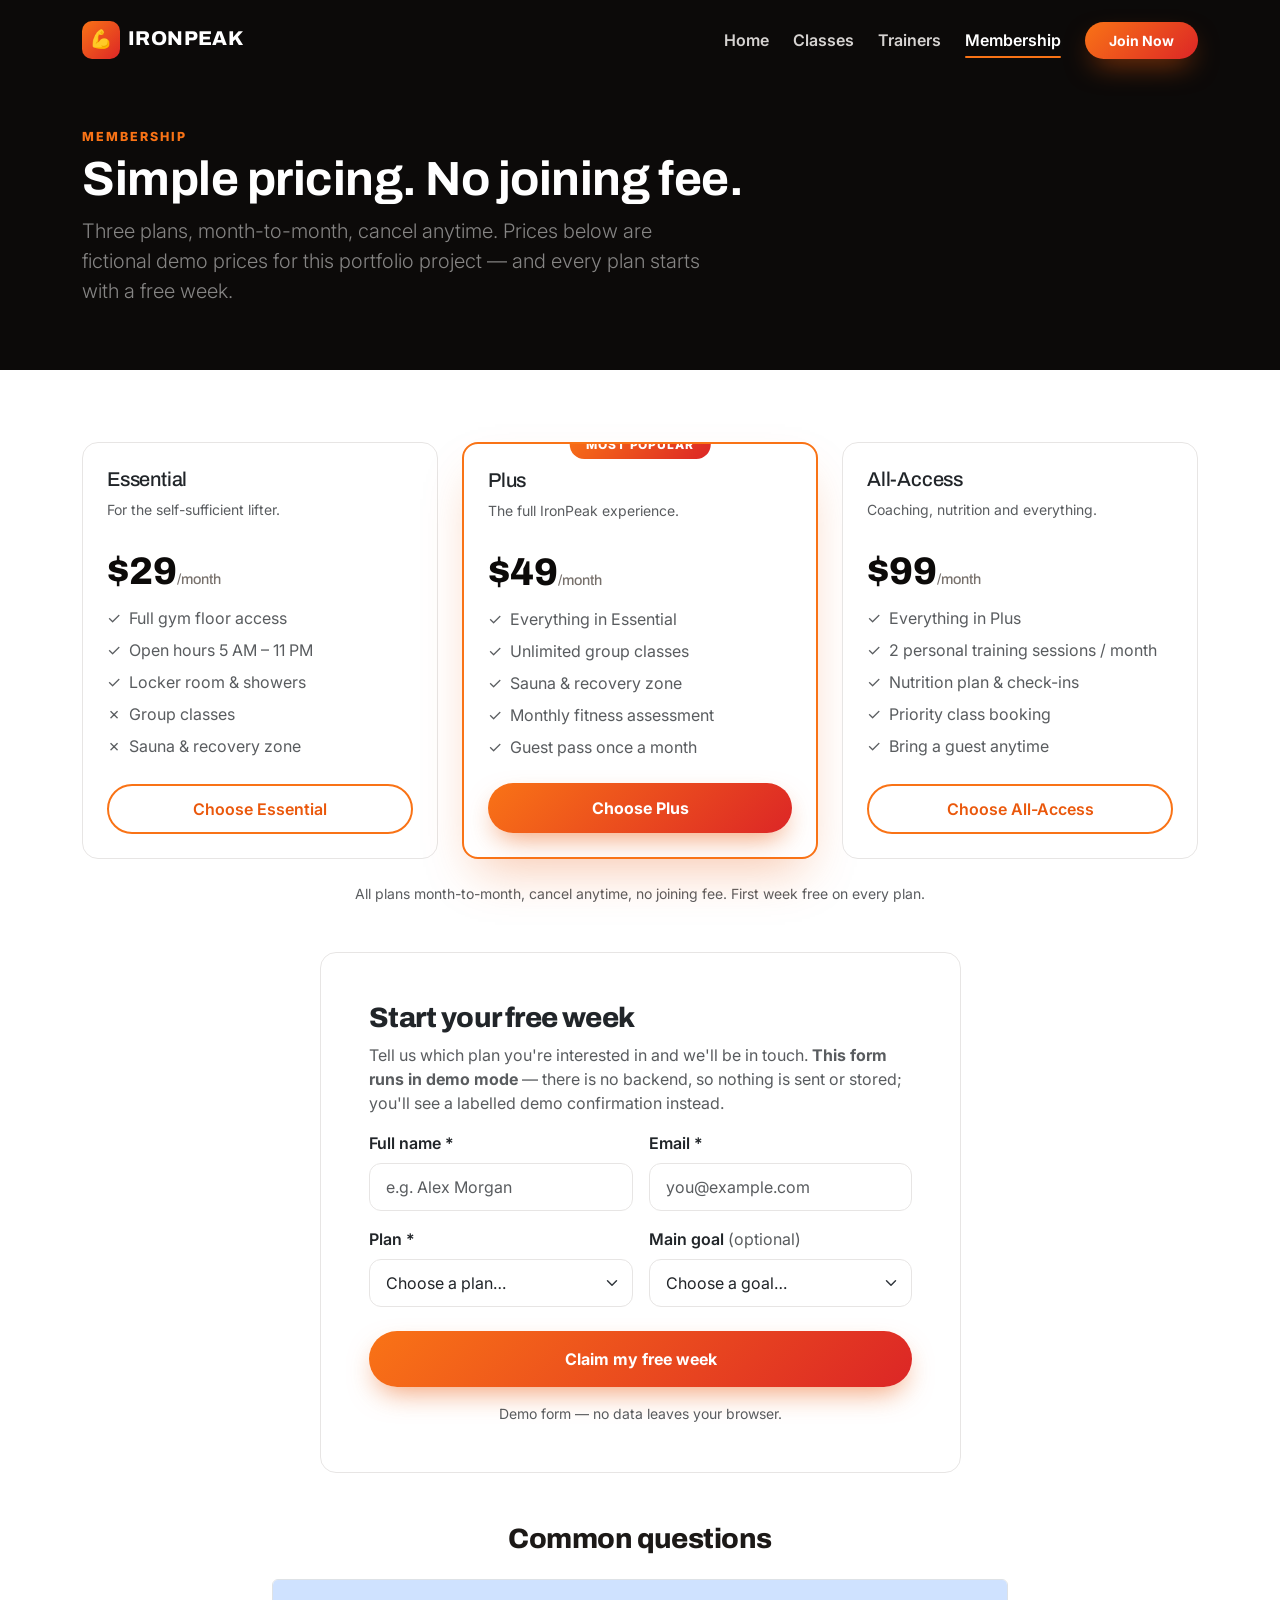
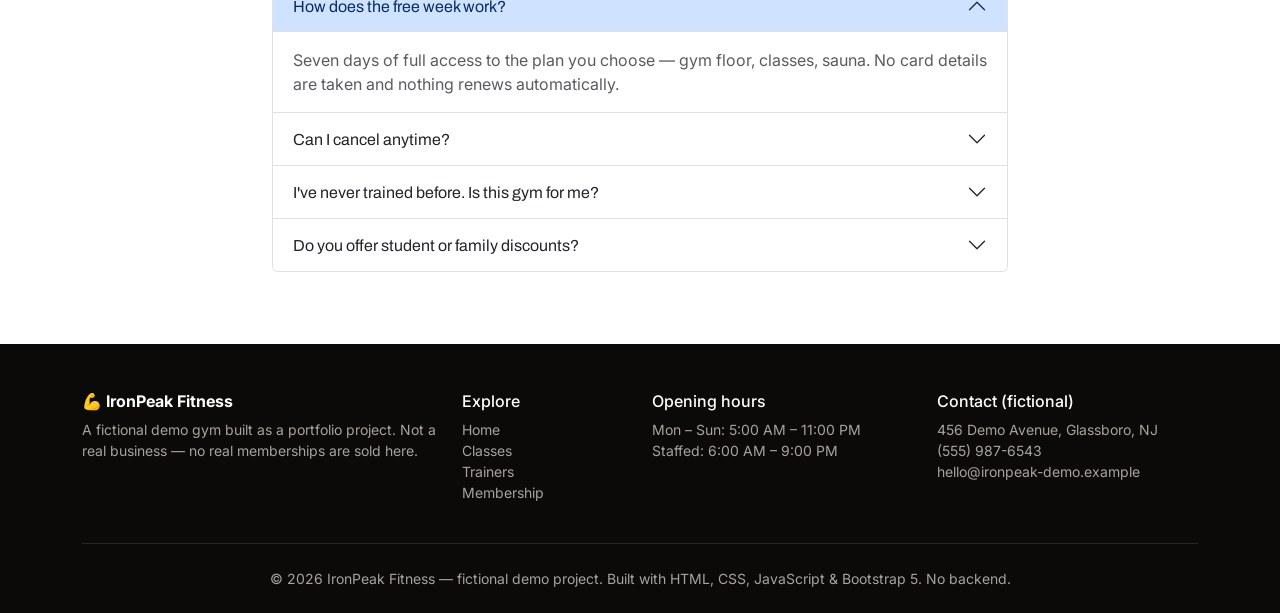
<file: membership.html>
<!DOCTYPE html>
<html lang="en">
<head>
  <meta charset="UTF-8">
  <meta name="viewport" content="width=device-width, initial-scale=1.0">
  <meta name="description" content="IronPeak Fitness membership plans and pricing — fictional demo prices, plus a demo-mode join enquiry form.">
  <title>Membership — IronPeak Fitness</title>
  <link href="https://cdn.jsdelivr.net/npm/bootstrap@5.3.3/dist/css/bootstrap.min.css" rel="stylesheet">
  <link rel="preconnect" href="https://fonts.googleapis.com">
  <link href="https://fonts.googleapis.com/css2?family=Archivo:wght@600;700;800;900&family=Inter:wght@400;500;600;700&display=swap" rel="stylesheet">
  <link rel="stylesheet" href="assets/css/style.css">
</head>
<body>
<a class="skip-link" href="#main">Skip to main content</a>

<nav class="navbar navbar-expand-lg navbar-dark sticky-top py-3" style="background-color: var(--coal) !important;">
  <div class="container">
    <a class="navbar-brand" href="index.html"><span class="logo-mark" aria-hidden="true">💪</span>IRONPEAK</a>
    <button class="navbar-toggler" type="button" data-bs-toggle="collapse" data-bs-target="#mainNav" aria-controls="mainNav" aria-expanded="false" aria-label="Toggle navigation">
      <span class="navbar-toggler-icon"></span>
    </button>
    <div class="collapse navbar-collapse" id="mainNav">
      <ul class="navbar-nav ms-auto align-items-lg-center gap-lg-2">
        <li class="nav-item"><a class="nav-link" href="index.html">Home</a></li>
        <li class="nav-item"><a class="nav-link" href="classes.html">Classes</a></li>
        <li class="nav-item"><a class="nav-link" href="trainers.html">Trainers</a></li>
        <li class="nav-item"><a class="nav-link active" aria-current="page" href="membership.html">Membership</a></li>
        <li class="nav-item ms-lg-2"><a class="btn btn-ember btn-sm px-4 py-2" href="membership.html">Join Now</a></li>
      </ul>
    </div>
  </div>
</nav>

<header class="py-5" style="background: var(--coal); color: #fff;">
  <div class="container">
    <p class="section-kicker mb-1">Membership</p>
    <h1 class="display-5 fw-bold">Simple pricing. No joining fee.</h1>
    <p class="lead text-white-50" style="max-width: 640px;">Three plans, month-to-month, cancel anytime. Prices below are fictional demo prices for this portfolio project — and every plan starts with a free week.</p>
  </div>
</header>

<!-- ============ PLANS ============ -->
<section class="section-pad" id="main">
  <div class="container">
    <div class="row g-4 align-items-stretch">
      <div class="col-lg-4 reveal">
        <div class="card card-lift h-100 p-4">
          <h5>Essential</h5>
          <p class="text-muted small">For the self-sufficient lifter.</p>
          <p class="mt-3"><span class="price-tag">$29<small>/month</small></span></p>
          <ul class="list-unstyled text-muted">
            <li class="mb-2">✓ &nbsp;Full gym floor access</li>
            <li class="mb-2">✓ &nbsp;Open hours 5 AM – 11 PM</li>
            <li class="mb-2">✓ &nbsp;Locker room &amp; showers</li>
            <li class="mb-2">✗ &nbsp;Group classes</li>
            <li class="mb-2">✗ &nbsp;Sauna &amp; recovery zone</li>
          </ul>
          <a href="#join" class="btn btn-outline-ember w-100 mt-auto">Choose Essential</a>
        </div>
      </div>
      <div class="col-lg-4 reveal reveal-delay-1">
        <div class="card card-lift plan-popular h-100 p-4">
          <span class="plan-badge">Most popular</span>
          <h5>Plus</h5>
          <p class="text-muted small">The full IronPeak experience.</p>
          <p class="mt-3"><span class="price-tag">$49<small>/month</small></span></p>
          <ul class="list-unstyled text-muted">
            <li class="mb-2">✓ &nbsp;Everything in Essential</li>
            <li class="mb-2">✓ &nbsp;Unlimited group classes</li>
            <li class="mb-2">✓ &nbsp;Sauna &amp; recovery zone</li>
            <li class="mb-2">✓ &nbsp;Monthly fitness assessment</li>
            <li class="mb-2">✓ &nbsp;Guest pass once a month</li>
          </ul>
          <a href="#join" class="btn btn-ember w-100 mt-auto">Choose Plus</a>
        </div>
      </div>
      <div class="col-lg-4 reveal reveal-delay-2">
        <div class="card card-lift h-100 p-4">
          <h5>All-Access</h5>
          <p class="text-muted small">Coaching, nutrition and everything.</p>
          <p class="mt-3"><span class="price-tag">$99<small>/month</small></span></p>
          <ul class="list-unstyled text-muted">
            <li class="mb-2">✓ &nbsp;Everything in Plus</li>
            <li class="mb-2">✓ &nbsp;2 personal training sessions / month</li>
            <li class="mb-2">✓ &nbsp;Nutrition plan &amp; check-ins</li>
            <li class="mb-2">✓ &nbsp;Priority class booking</li>
            <li class="mb-2">✓ &nbsp;Bring a guest anytime</li>
          </ul>
          <a href="#join" class="btn btn-outline-ember w-100 mt-auto">Choose All-Access</a>
        </div>
      </div>
    </div>
    <p class="text-muted small text-center mt-4">All plans month-to-month, cancel anytime, no joining fee. First week free on every plan.</p>

    <!-- ============ JOIN / ENQUIRY FORM (DEMO MODE) ============ -->
    <div class="row justify-content-center mt-5" id="join">
      <div class="col-lg-7 reveal">
        <div class="card card-lift p-4 p-md-5">
          <h3 class="section-title">Start your free week</h3>
          <p class="text-muted">Tell us which plan you're interested in and we'll be in touch. <strong>This form runs in demo mode</strong> — there is no backend, so nothing is sent or stored; you'll see a labelled demo confirmation instead.</p>
          <form id="join-form" novalidate>
            <div class="row g-3">
              <div class="col-md-6">
                <label for="join-name" class="form-label fw-semibold">Full name *</label>
                <input type="text" id="join-name" class="form-control" placeholder="e.g. Alex Morgan" minlength="2" maxlength="80" required>
                <div class="invalid-feedback">Please enter your name.</div>
              </div>
              <div class="col-md-6">
                <label for="join-email" class="form-label fw-semibold">Email *</label>
                <input type="email" id="join-email" class="form-control" placeholder="you@example.com" required>
                <div class="invalid-feedback">Please enter a valid email.</div>
              </div>
              <div class="col-md-6">
                <label for="join-plan" class="form-label fw-semibold">Plan *</label>
                <select id="join-plan" class="form-select" required>
                  <option value="" selected disabled>Choose a plan…</option>
                  <option>Essential — $29/month</option>
                  <option>Plus — $49/month</option>
                  <option>All-Access — $99/month</option>
                </select>
                <div class="invalid-feedback">Please choose a plan.</div>
              </div>
              <div class="col-md-6">
                <label for="join-goal" class="form-label fw-semibold">Main goal <span class="text-muted fw-normal">(optional)</span></label>
                <select id="join-goal" class="form-select">
                  <option value="" selected>Choose a goal…</option>
                  <option>Build strength</option>
                  <option>Lose weight</option>
                  <option>Improve fitness</option>
                  <option>Learn boxing</option>
                  <option>Just trying it out</option>
                </select>
              </div>
            </div>
            <button type="submit" class="btn btn-ember w-100 mt-4 py-3">Claim my free week</button>
            <p class="text-muted small text-center mt-3 mb-0">Demo form — no data leaves your browser.</p>
          </form>
          <div id="join-result" class="d-none" role="status" aria-live="polite"></div>
        </div>
      </div>
    </div>

    <!-- ============ FAQ ============ -->
    <div class="row justify-content-center mt-5">
      <div class="col-lg-8 reveal">
        <h3 class="section-title text-center mb-4">Common questions</h3>
        <div class="accordion" id="faq">
          <div class="accordion-item">
            <h2 class="accordion-header"><button class="accordion-button" type="button" data-bs-toggle="collapse" data-bs-target="#faq1" aria-expanded="true" aria-controls="faq1">How does the free week work?</button></h2>
            <div id="faq1" class="accordion-collapse collapse show" data-bs-parent="#faq"><div class="accordion-body text-muted">Seven days of full access to the plan you choose — gym floor, classes, sauna. No card details are taken and nothing renews automatically.</div></div>
          </div>
          <div class="accordion-item">
            <h2 class="accordion-header"><button class="accordion-button collapsed" type="button" data-bs-toggle="collapse" data-bs-target="#faq2" aria-expanded="false" aria-controls="faq2">Can I cancel anytime?</button></h2>
            <div id="faq2" class="accordion-collapse collapse" data-bs-parent="#faq"><div class="accordion-body text-muted">Yes — all plans are month-to-month. Cancel from your account or at reception and your access runs to the end of the paid month.</div></div>
          </div>
          <div class="accordion-item">
            <h2 class="accordion-header"><button class="accordion-button collapsed" type="button" data-bs-toggle="collapse" data-bs-target="#faq3" aria-expanded="false" aria-controls="faq3">I've never trained before. Is this gym for me?</button></h2>
            <div id="faq3" class="accordion-collapse collapse" data-bs-parent="#faq"><div class="accordion-body text-muted">Absolutely. Every plan starts with a free induction, classes are labelled by level, and coaches are on the floor to help. Most members started as complete beginners.</div></div>
          </div>
          <div class="accordion-item">
            <h2 class="accordion-header"><button class="accordion-button collapsed" type="button" data-bs-toggle="collapse" data-bs-target="#faq4" aria-expanded="false" aria-controls="faq4">Do you offer student or family discounts?</button></h2>
            <div id="faq4" class="accordion-collapse collapse" data-bs-parent="#faq"><div class="accordion-body text-muted">Yes — students get 15% off Plus and All-Access with a valid student ID, and a second family member joins at half price. Ask at reception for details.</div></div>
          </div>
        </div>
      </div>
    </div>
  </div>
</section>

<footer class="pt-5 pb-4">
  <div class="container">
    <div class="row g-4">
      <div class="col-md-4">
        <h6 class="fw-bold">💪 IronPeak Fitness</h6>
        <p class="small">A fictional demo gym built as a portfolio project. Not a real business — no real memberships are sold here.</p>
      </div>
      <div class="col-md-2">
        <h6>Explore</h6>
        <ul class="list-unstyled small">
          <li><a href="index.html">Home</a></li>
          <li><a href="classes.html">Classes</a></li>
          <li><a href="trainers.html">Trainers</a></li>
          <li><a href="membership.html">Membership</a></li>
        </ul>
      </div>
      <div class="col-md-3">
        <h6>Opening hours</h6>
        <ul class="list-unstyled small">
          <li>Mon – Sun: 5:00 AM – 11:00 PM</li>
          <li>Staffed: 6:00 AM – 9:00 PM</li>
        </ul>
      </div>
      <div class="col-md-3">
        <h6>Contact (fictional)</h6>
        <ul class="list-unstyled small">
          <li>456 Demo Avenue, Glassboro, NJ</li>
          <li>(555) 987-6543</li>
          <li>hello@ironpeak-demo.example</li>
        </ul>
      </div>
    </div>
    <hr class="border-secondary my-4">
    <p class="small text-center mb-0">© <span id="year"></span> IronPeak Fitness — fictional demo project. Built with HTML, CSS, JavaScript &amp; Bootstrap 5. No backend.</p>
  </div>
</footer>

<script src="https://cdn.jsdelivr.net/npm/bootstrap@5.3.3/dist/js/bootstrap.bundle.min.js"></script>
<script src="assets/js/main.js"></script>
</body>
</html>
</file>
<file: assets/css/style.css>
/* IronPeak Fitness — custom styles (Bootstrap 5 layered on top) */
:root {
  --ember: #f97316;
  --ember-dark: #ea580c;
  --ember-soft: #fff7ed;
  --coal: #0c0a09;
  --coal-2: #1c1917;
  --steel: #78716c;
  --paper: #fafaf9;
  --gold: #fbbf24;
  --radius: 1rem;
}

html { scroll-behavior: smooth; }
body {
  font-family: "Inter", system-ui, -apple-system, sans-serif;
  color: #1c1917;
  background: #fff;
  overflow-x: hidden;
}
h1, h2, h3, h4, h5, .display-font {
  font-family: "Archivo", "Inter", sans-serif;
  letter-spacing: -.01em;
}

/* ---------- Navbar ---------- */
.navbar-dark .navbar-brand { font-family: "Archivo", sans-serif; font-weight: 800; letter-spacing: .02em; }
.navbar-brand .logo-mark {
  display: inline-flex; align-items: center; justify-content: center;
  width: 38px; height: 38px; border-radius: 10px;
  background: linear-gradient(135deg, var(--ember), #dc2626);
  color: #fff; font-size: 1.1rem; margin-right: .5rem;
}
.navbar-dark .nav-link { font-weight: 600; color: #d6d3d1 !important; position: relative; }
.navbar-dark .nav-link::after {
  content: ""; position: absolute; left: .5rem; right: .5rem; bottom: .15rem;
  height: 2px; background: var(--ember); border-radius: 2px;
  transform: scaleX(0); transform-origin: left; transition: transform .25s ease;
}
.navbar-dark .nav-link:hover::after, .navbar-dark .nav-link.active::after { transform: scaleX(1); }
.navbar-dark .nav-link.active { color: #fff !important; }

/* ---------- Hero ---------- */
.hero {
  background:
    linear-gradient(180deg, rgba(12,10,9,.82), rgba(12,10,9,.55) 60%, rgba(12,10,9,.9)),
    url("https://picsum.photos/seed/ironpeak-hero/1800/1000") center/cover no-repeat;
  color: #fff;
  padding: 6.5rem 0 5rem;
}
.hero h1 { font-weight: 900; text-transform: uppercase; line-height: .95; letter-spacing: -.02em; }
.hero h1 .accent { color: var(--ember); }
.hero-badge {
  display: inline-flex; align-items: center; gap: .45rem;
  background: rgba(255,255,255,.12); border: 1px solid rgba(255,255,255,.25);
  backdrop-filter: blur(6px);
  padding: .4rem .9rem; border-radius: 999px; font-size: .85rem; font-weight: 600;
}
.stat-num { font-family: "Archivo", sans-serif; font-size: 2.1rem; font-weight: 800; color: #fff; line-height: 1; }
.stat-label { font-size: .85rem; color: #d6d3d1; }

/* ---------- Buttons ---------- */
.btn-ember {
  background: linear-gradient(135deg, var(--ember), #dc2626);
  border: none; color: #fff; font-weight: 700;
  padding: .8rem 1.8rem; border-radius: 999px;
  box-shadow: 0 12px 28px -8px rgba(234,88,12,.6);
  transition: transform .2s ease, box-shadow .2s ease;
}
.btn-ember:hover, .btn-ember:focus { color: #fff; transform: translateY(-2px); box-shadow: 0 18px 34px -8px rgba(234,88,12,.65); }
.btn-outline-light-soft {
  border: 2px solid rgba(255,255,255,.7); color: #fff; font-weight: 600;
  padding: .75rem 1.6rem; border-radius: 999px; transition: all .2s ease;
}
.btn-outline-light-soft:hover { background: #fff; color: var(--coal); }
.btn-outline-ember {
  border: 2px solid var(--ember); color: var(--ember-dark); font-weight: 600;
  padding: .7rem 1.5rem; border-radius: 999px; transition: all .2s ease;
}
.btn-outline-ember:hover { background: var(--ember); color: #fff; }

/* ---------- Cards ---------- */
.card-lift {
  border: 1px solid #e7e5e4; border-radius: var(--radius);
  transition: transform .3s ease, box-shadow .3s ease, border-color .3s ease;
  overflow: hidden;
}
.card-lift:hover { transform: translateY(-6px); box-shadow: 0 24px 48px -16px rgba(12,10,9,.25); border-color: #fdba74; }
.icon-tile {
  width: 56px; height: 56px; border-radius: 16px;
  display: inline-flex; align-items: center; justify-content: center;
  font-size: 1.5rem; color: #fff;
  background: linear-gradient(135deg, var(--ember), #dc2626);
}
.trainer-img { height: 280px; object-fit: cover; transition: transform .5s ease; }
.card-lift:hover .trainer-img { transform: scale(1.05); }
.chip {
  display: inline-block; background: var(--ember-soft); color: var(--ember-dark);
  font-size: .78rem; font-weight: 700; padding: .25rem .7rem; border-radius: 999px; margin: 0 .25rem .35rem 0;
}
.class-img { height: 190px; object-fit: cover; }

/* ---------- Sections ---------- */
.section-pad { padding: 4.5rem 0; }
.section-kicker {
  text-transform: uppercase; letter-spacing: .16em; font-size: .78rem;
  font-weight: 800; color: var(--ember);
}
.section-title { font-weight: 800; letter-spacing: -.02em; }
.bg-dark-section { background: var(--coal); color: #fafaf9; }
.bg-soft { background: var(--paper); }
.cta-band {
  background: linear-gradient(120deg, #7c2d12, var(--ember-dark) 55%, #dc2626);
  border-radius: 1.5rem; color: #fff;
}

/* ---------- Timetable ---------- */
.timetable th { background: var(--coal); color: #fff; font-weight: 600; white-space: nowrap; }
.timetable td { vertical-align: middle; }
.timetable .class-cell { font-weight: 600; }
.timetable .class-cell small { display: block; font-weight: 400; color: var(--steel); }
.filter-btn.active { background: var(--coal); color: #fff; border-color: var(--coal); }

/* ---------- Pricing ---------- */
.plan-popular {
  border: 2px solid var(--ember) !important;
  box-shadow: 0 24px 48px -16px rgba(234,88,12,.35);
  position: relative;
}
.plan-badge {
  position: absolute; top: -14px; left: 50%; transform: translateX(-50%);
  background: linear-gradient(135deg, var(--ember), #dc2626); color: #fff;
  font-size: .75rem; font-weight: 800; letter-spacing: .08em; text-transform: uppercase;
  padding: .35rem 1rem; border-radius: 999px; white-space: nowrap;
}
.price-tag { font-family: "Archivo", sans-serif; font-size: 2.4rem; font-weight: 800; color: var(--coal); line-height: 1; }
.price-tag small { font-size: .9rem; color: var(--steel); font-weight: 500; }

/* ---------- BMI ---------- */
.bmi-box { background: var(--coal); color: #fafaf9; border-radius: 1.5rem; }
.bmi-result-num { font-family: "Archivo", sans-serif; font-size: 3rem; font-weight: 800; line-height: 1; }
.bmi-meter { height: 12px; border-radius: 999px; background: linear-gradient(90deg, #38bdf8 0 18.5%, #22c55e 18.5% 25%, #facc15 25% 30%, #ef4444 30% 100%); }
.bmi-marker {
  position: absolute; top: -6px; width: 4px; height: 24px;
  background: #fff; border-radius: 2px; transform: translateX(-50%);
  box-shadow: 0 0 0 2px rgba(0,0,0,.4); transition: left .5s ease;
}
.bmi-range-label { font-size: .72rem; color: #a8a29e; }

/* ---------- Scroll reveal ---------- */
.reveal { opacity: 0; transform: translateY(26px); transition: opacity .7s ease, transform .7s ease; }
.reveal.visible { opacity: 1; transform: none; }
.reveal-delay-1 { transition-delay: .12s; }
.reveal-delay-2 { transition-delay: .24s; }

/* ---------- Forms ---------- */
.form-control, .form-select { border-radius: .75rem; padding: .7rem 1rem; border: 1.5px solid #e7e5e4; }
.form-control:focus, .form-select:focus { border-color: var(--ember); box-shadow: 0 0 0 .25rem rgba(249,115,22,.18); }
.bmi-box .form-control { background: #292524; border-color: #44403c; color: #fff; }
.bmi-box .form-control:focus { border-color: var(--ember); box-shadow: 0 0 0 .25rem rgba(249,115,22,.3); }
.bmi-box .form-control::placeholder { color: #a8a29e; }

/* ---------- Footer ---------- */
footer { background: var(--coal); color: #a8a29e; }
footer a { color: #a8a29e; text-decoration: none; }
footer a:hover { color: #fff; }
footer h6 { color: #fff; }

@media (max-width: 767px) {
  .hero { padding: 4.5rem 0 3.5rem; }
  .stat-num { font-size: 1.6rem; }
  .bmi-result-num { font-size: 2.4rem; }
}

/* ===== Polish upgrade: motion, focus, responsiveness ===== */
:root{--focus-ring:#f97316}
:focus-visible{outline:3px solid var(--focus-ring);outline-offset:2px;border-radius:4px}
.skip-link{position:absolute;left:-9999px;top:0;background:#f97316;color:#fff;padding:.6rem 1rem;z-index:2000;border-radius:0 0 10px 0;font-weight:600}
.skip-link:focus{left:0;color:#fff}
@keyframes heroUp{from{opacity:0;transform:translateY(22px)}to{opacity:1;transform:none}}
@keyframes floaty{0%,100%{transform:translateY(0)}50%{transform:translateY(-10px)}}
.hero .hero-badge,.hero h1,.hero .lead,.hero .d-flex,.hero .row.mt-5,.hero .btn{animation:heroUp .8s cubic-bezier(.22,1,.36,1) both}
.hero h1{animation-delay:.08s}.hero .lead{animation-delay:.18s}.hero .d-flex{animation-delay:.28s}.hero .row.mt-5{animation-delay:.38s}
.hero-img{animation:heroUp .9s .2s cubic-bezier(.22,1,.36,1) both}
.btn{transition:transform .18s ease,box-shadow .18s ease,background-color .18s ease,color .18s ease}
.btn:active{transform:translateY(1px) scale(.98)}
.card-lift,.card{will-change:transform}
.card-lift:focus-within,.card:focus-within{box-shadow:0 0 0 3px rgba(249,115,22,.35)}
.icon-tile{transition:transform .3s ease}
.card-lift:hover .icon-tile,.card:hover .icon-tile{transform:translateY(-3px) rotate(-3deg)}
.reveal-left{opacity:0;transform:translateX(-28px);transition:opacity .7s ease,transform .7s ease}
.reveal-right{opacity:0;transform:translateX(28px);transition:opacity .7s ease,transform .7s ease}
.reveal-zoom{opacity:0;transform:scale(.96);transition:opacity .7s ease,transform .7s ease}
.reveal-left.visible,.reveal-right.visible,.reveal-zoom.visible{opacity:1;transform:none}
#back-to-top{position:fixed;right:1rem;bottom:1rem;z-index:1050;width:46px;height:46px;border-radius:50%;border:none;background:#f97316;color:#fff;font-size:1.2rem;box-shadow:0 10px 24px rgba(0,0,0,.25);opacity:0;pointer-events:none;transform:translateY(8px);transition:opacity .25s ease,transform .25s ease}
#back-to-top.show{opacity:1;pointer-events:auto;transform:none}
#back-to-top:hover{transform:translateY(-2px)}
@media(max-width:575px){.section-pad,.section{padding:3rem 0}.hero h1{font-size:clamp(2rem,9vw,2.8rem)!important}.gallery-img{height:180px}.cta-band{padding:2rem 1.25rem!important}}
@media(prefers-reduced-motion:reduce){html{scroll-behavior:auto}*,*::before,*::after{animation-duration:.001ms!important;animation-iteration-count:1!important;transition-duration:.001ms!important}.reveal,.reveal-left,.reveal-right,.reveal-zoom{opacity:1!important;transform:none!important}.hero-img{transform:none!important}}
</file>
